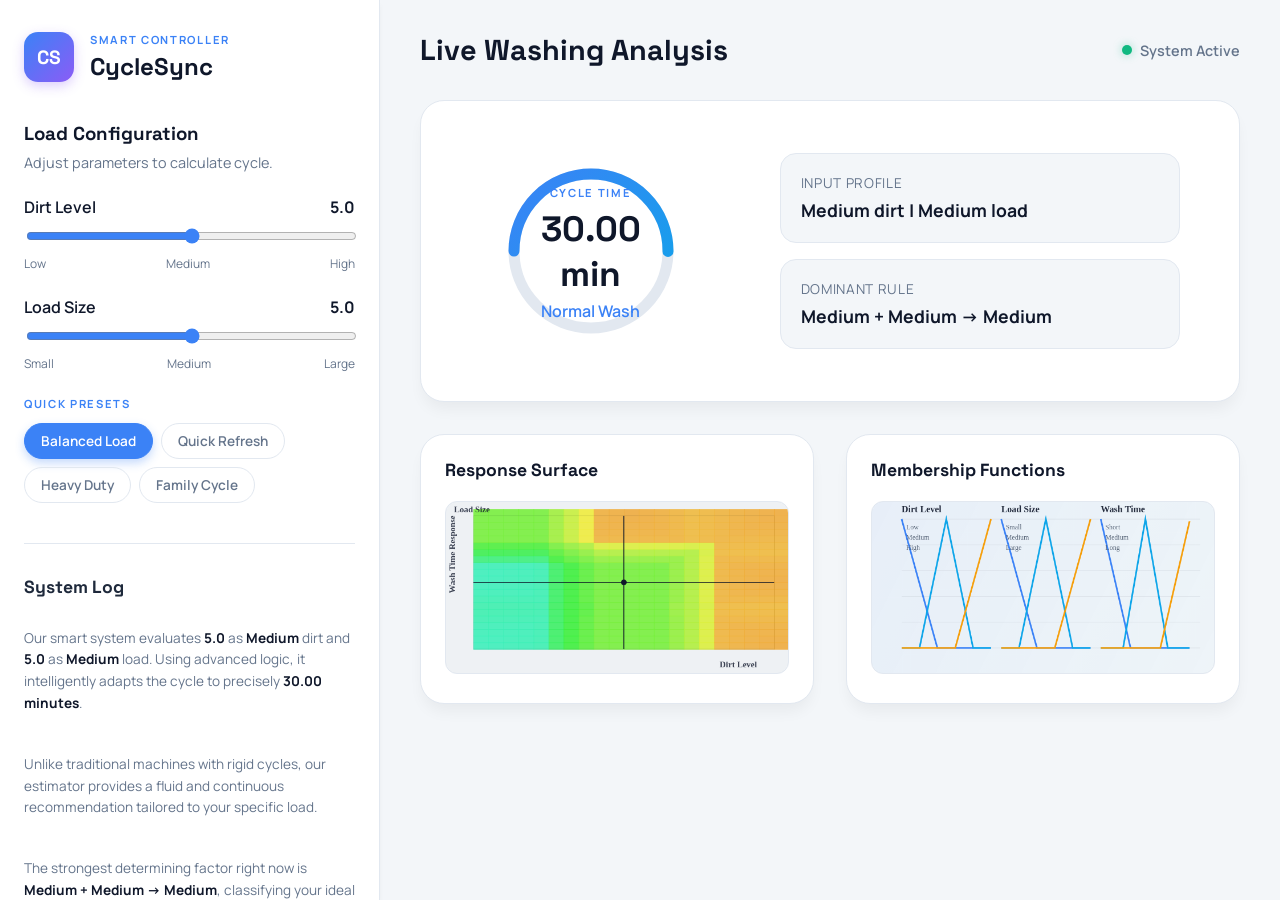
<file: index.html>
<!DOCTYPE html>
<html lang="en">
<head>
  <meta charset="UTF-8">
  <meta name="viewport" content="width=device-width, initial-scale=1.0">
  <title>CycleSync | Intelligent Washer Dashboard</title>
  <meta name="description" content="CycleSync dashboard for optimal washing cycle calculations.">
  <link rel="preconnect" href="https://fonts.googleapis.com">
  <link rel="preconnect" href="https://fonts.gstatic.com" crossorigin>
  <link href="https://fonts.googleapis.com/css2?family=Space+Grotesk:wght@400;500;700&family=Manrope:wght@400;500;700;800&display=swap" rel="stylesheet">
  <link rel="stylesheet" href="styles.css">
</head>
<body>
  <div class="app-container">
    <!-- Sidebar / Control Panel -->
    <aside class="sidebar">
      <div class="brand">
        <span class="brand-mark">CS</span>
        <div>
          <p class="eyebrow">Smart Controller</p>
          <h1>CycleSync</h1>
        </div>
      </div>
      
      <div class="control-panel">
        <div class="panel-header">
          <h3>Load Configuration</h3>
          <p>Adjust parameters to calculate cycle.</p>
        </div>

        <label class="slider-block" for="dirtSlider">
          <div class="slider-title">
            <span>Dirt Level</span>
            <strong id="dirtValue">5.0</strong>
          </div>
          <input id="dirtSlider" type="range" min="0" max="10" step="0.1" value="5">
          <div class="slider-scale">
            <span>Low</span><span>Medium</span><span>High</span>
          </div>
        </label>

        <label class="slider-block" for="loadSlider">
          <div class="slider-title">
            <span>Load Size</span>
            <strong id="loadValue">5.0</strong>
          </div>
          <input id="loadSlider" type="range" min="0" max="10" step="0.1" value="5">
          <div class="slider-scale">
            <span>Small</span><span>Medium</span><span>Large</span>
          </div>
        </label>

        <div class="preset-group">
          <p class="eyebrow">Quick Presets</p>
          <div class="preset-buttons">
            <button class="chip is-active" data-dirt="5" data-load="5">Balanced Load</button>
            <button class="chip" data-dirt="2.5" data-load="3">Quick Refresh</button>
            <button class="chip" data-dirt="8" data-load="9">Heavy Duty</button>
            <button class="chip" data-dirt="6.5" data-load="8">Family Cycle</button>
          </div>
        </div>
      </div>

      <div class="system-insight">
        <h3>System Log</h3>
        <div id="systemInsight" class="insight-copy"></div>
      </div>
    </aside>

    <!-- Main Visual Arena -->
    <main class="main-arena">
      <header class="arena-header">
        <h2>Live Washing Analysis</h2>
        <div class="status-indicator">
          <span class="status-dot"></span> System Active
        </div>
      </header>

      <div class="arena-content">
        <!-- Top row: Primary output -->
        <div class="primary-output-card">
          <div class="circular-wrap">
            <svg viewBox="0 0 120 120" class="circular-chart">
              <defs>
                <linearGradient id="gradientRing" x1="0%" y1="0%" x2="100%" y2="100%">
                  <stop offset="0%" stop-color="#3b82f6" />
                  <stop offset="100%" stop-color="#0ea5e9" />
                </linearGradient>
              </defs>
              <path class="circle-bg" d="M18 60 a 42 42 0 1 1 84 0 a 42 42 0 1 1 -84 0" />
              <path class="circle" stroke-dasharray="264, 264" stroke-dashoffset="132" d="M18 60 a 42 42 0 1 1 84 0 a 42 42 0 1 1 -84 0" id="timeRing" />
            </svg>
            <div class="circular-readout">
              <span class="eyebrow">Cycle Time</span>
              <strong id="washTime">30.00 min</strong>
              <p id="cycleName">Normal Wash</p>
            </div>
          </div>
          <div class="output-stats">
            <div class="stat-tile">
              <span>Input Profile</span>
              <strong id="inputProfile">Medium dirt | Medium load</strong>
            </div>
            <div class="stat-tile">
              <span>Dominant Rule</span>
              <strong id="dominantRule">Medium + Medium -> Medium</strong>
            </div>
          </div>
        </div>

        <!-- Bottom row: Charts -->
        <div class="charts-grid">
          <div class="chart-container">
            <h3>Response Surface</h3>
            <canvas id="surfaceCanvas" width="600" height="300"></canvas>
          </div>
          <div class="chart-container">
            <h3>Membership Functions</h3>
            <canvas id="membershipCanvas" width="600" height="300"></canvas>
          </div>
        </div>
      </div>
    </main>
  </div>
  <script src="script.js"></script>
</body>
</html>
</file>
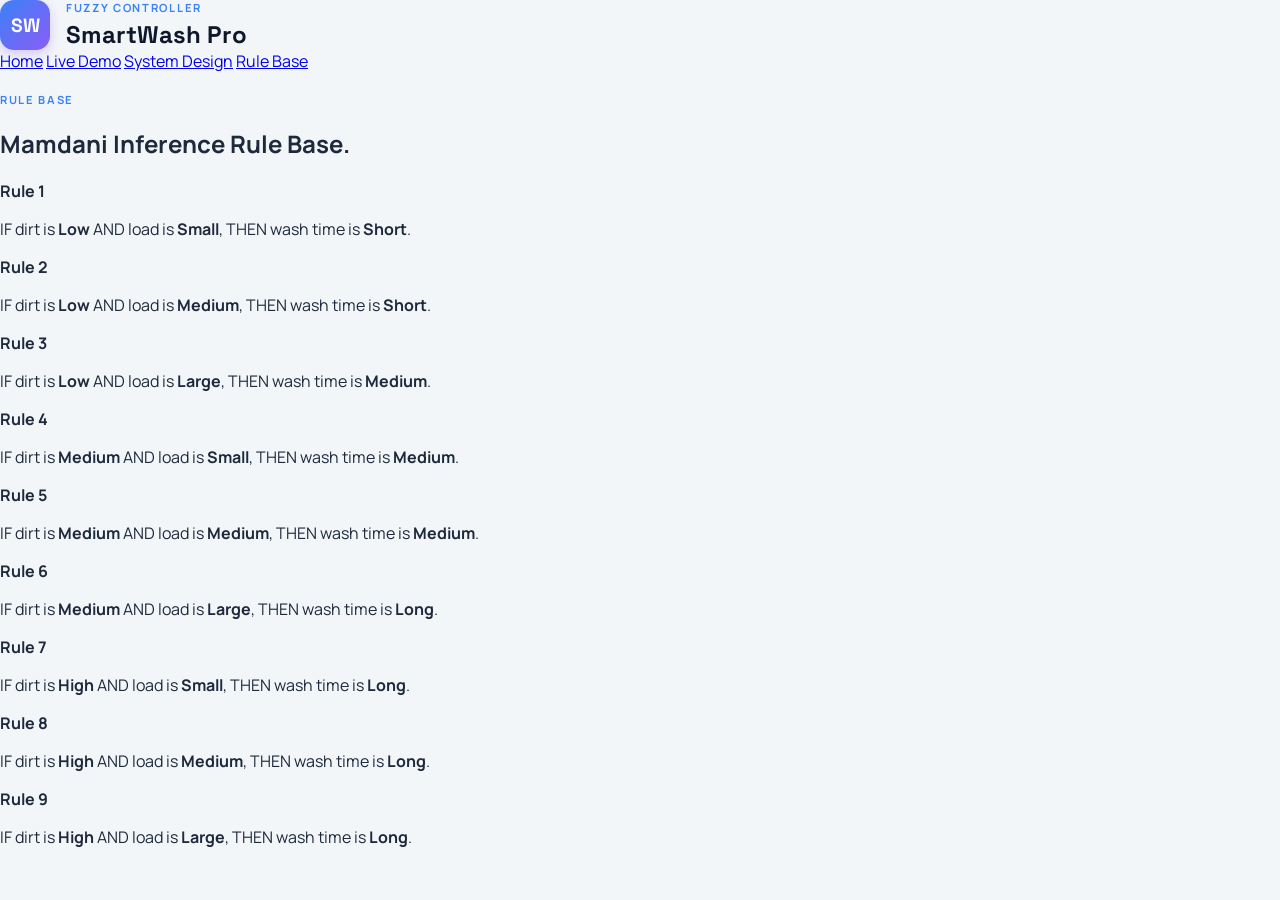
<file: rules.html>
<!DOCTYPE html>
<html lang="en">
<head>
  <meta charset="UTF-8">
  <meta name="viewport" content="width=device-width, initial-scale=1.0">
  <title>SmartWash Pro | Rule Base</title>
  <meta name="description" content="Mamdani inference rule base for the SmartWash Pro fuzzy logic controller.">
  <link rel="preconnect" href="https://fonts.googleapis.com">
  <link rel="preconnect" href="https://fonts.gstatic.com" crossorigin>
  <link href="https://fonts.googleapis.com/css2?family=Space+Grotesk:wght@400;500;700&family=Manrope:wght@400;500;700;800&display=swap" rel="stylesheet">
  <link rel="stylesheet" href="styles.css">
</head>
<body>
  <div class="page-shell">
    <header class="hero" style="padding-bottom: 20px; min-height: auto;">
      <nav class="topbar">
        <div class="brand">
          <span class="brand-mark">SW</span>
          <div>
            <p class="eyebrow">Fuzzy Controller</p>
            <h1>SmartWash Pro</h1>
          </div>
        </div>
        <div class="topbar-links">
          <a href="index.html">Home</a>
          <a href="demo.html">Live Demo</a>
          <a href="index.html#system">System Design</a>
          <a href="rules.html">Rule Base</a>
        </div>
      </nav>
    </header>

    <main>
      <section id="rules" class="section" style="padding-top: 0;">
        <div class="section-heading">
          <p class="eyebrow">Rule Base</p>
          <h2>Mamdani Inference Rule Base.</h2>
        </div>

        <div id="ruleList" class="rules-grid"></div>
      </section>
    </main>
  </div>

  <script src="script.js"></script>
</body>
</html>
</file>
<file: styles.css>
:root {
  --bg: #f3f6f9;
  --bg-soft: #ffffff;
  --sidebar-bg: #ffffff;
  --text: #1e293b;
  --text-soft: #64748b;
  --text-dark: #0f172a;
  --line: #e2e8f0;
  --accent: #3b82f6;
  --accent-2: #0ea5e9;
  --accent-3: #8b5cf6;
  --shadow-sm: 0 4px 6px -1px rgba(0, 0, 0, 0.05);
  --shadow-md: 0 10px 15px -3px rgba(0, 0, 0, 0.05);
  --shadow-lg: 0 20px 25px -5px rgba(0, 0, 0, 0.05);
  --radius-lg: 24px;
  --radius-md: 16px;
  --radius-sm: 12px;
}

* { box-sizing: border-box; }

body {
  margin: 0;
  font-family: "Manrope", sans-serif;
  color: var(--text);
  background-color: var(--bg);
  height: 100vh;
  overflow: hidden; /* Dashboard style */
}

.app-container {
  display: grid;
  grid-template-columns: 380px 1fr;
  height: 100vh;
}

/* Sidebar Styling */
.sidebar {
  background-color: var(--sidebar-bg);
  border-right: 1px solid var(--line);
  padding: 32px 24px;
  display: flex;
  flex-direction: column;
  gap: 40px;
  overflow-y: auto;
  box-shadow: var(--shadow-sm);
  z-index: 10;
}

.brand {
  display: flex;
  align-items: center;
  gap: 16px;
}
.brand-mark {
  display: grid;
  place-items: center;
  width: 50px;
  height: 50px;
  border-radius: 14px;
  font-family: "Space Grotesk", sans-serif;
  font-weight: 700;
  font-size: 1.2rem;
  background: linear-gradient(135deg, var(--accent), var(--accent-3));
  color: #fff;
  box-shadow: 0 4px 12px rgba(139, 92, 246, 0.3);
}
.brand h1 { margin: 0; font-family: "Space Grotesk", sans-serif; font-size: 1.5rem; color: var(--text-dark); }
.eyebrow { margin: 0 0 4px; text-transform: uppercase; letter-spacing: 0.15em; font-size: 0.7rem; color: var(--accent); font-weight: 700; }

.panel-header h3 { margin: 0 0 8px; font-family: "Space Grotesk", sans-serif; color: var(--text-dark); }
.panel-header p { margin: 0 0 24px; color: var(--text-soft); font-size: 0.9rem; }

.slider-block { display: block; margin-bottom: 24px; }
.slider-title { display: flex; justify-content: space-between; margin-bottom: 8px; font-weight: 600; color: var(--text-dark); }
input[type="range"] { width: 100%; accent-color: var(--accent); cursor: pointer; }
.slider-scale { display: flex; justify-content: space-between; margin-top: 6px; font-size: 0.75rem; color: var(--text-soft); }

.preset-group .eyebrow { margin-bottom: 12px; display: block; }
.preset-buttons { display: flex; flex-wrap: wrap; gap: 8px; }
.chip { 
  padding: 8px 16px; 
  border-radius: 999px; 
  border: 1px solid var(--line); 
  background: transparent; 
  color: var(--text-soft); 
  font: inherit; 
  font-size: 0.85rem; 
  font-weight: 600; 
  cursor: pointer; 
  transition: all 0.2s ease; 
}
.chip:hover { border-color: var(--accent); color: var(--text-dark); }
.chip.is-active { background: var(--accent); color: #fff; border-color: var(--accent); box-shadow: 0 4px 10px rgba(59, 130, 246, 0.3); }

.system-insight { margin-top: auto; padding-top: 32px; border-top: 1px solid var(--line); }
.system-insight h3 { font-family: "Space Grotesk", sans-serif; margin: 0 0 16px; font-size: 1.1rem; }
.insight-copy { font-size: 0.85rem; line-height: 1.6; color: var(--text-soft); display: grid; gap: 12px; }
.insight-copy b { color: var(--text-dark); }

/* Main Arena Styling */
.main-arena {
  padding: 32px 40px;
  display: flex;
  flex-direction: column;
  overflow-y: auto;
}
.arena-header { display: flex; justify-content: space-between; align-items: center; margin-bottom: 32px; }
.arena-header h2 { margin: 0; font-family: "Space Grotesk", sans-serif; font-size: 1.8rem; color: var(--text-dark); }
.status-indicator { display: flex; align-items: center; gap: 8px; font-weight: 600; color: var(--text-soft); font-size: 0.9rem; }
.status-dot { width: 10px; height: 10px; border-radius: 50%; background: #10b981; box-shadow: 0 0 10px rgba(16, 185, 129, 0.4); animation: pulse 2s infinite; }
@keyframes pulse { 0% { opacity: 1; } 50% { opacity: 0.5; } 100% { opacity: 1; } }

.arena-content { display: flex; flex-direction: column; gap: 32px; max-width: 1200px; }

/* Primary Output Card */
.primary-output-card {
  background: var(--bg-soft);
  border-radius: var(--radius-lg);
  padding: 40px;
  box-shadow: var(--shadow-md);
  border: 1px solid var(--line);
  display: flex;
  align-items: center;
  justify-content: space-around;
  gap: 40px;
}

.circular-wrap { position: relative; width: 220px; }
.circular-chart { display: block; width: 100%; height: auto; }
.circle-bg { fill: none; stroke: var(--line); stroke-width: 6; }
.circle { fill: none; stroke-width: 6; stroke-linecap: round; stroke: url(#gradientRing); transition: stroke-dashoffset 0.8s cubic-bezier(0.4, 0, 0.2, 1); }
.circular-readout { position: absolute; top: 50%; left: 50%; transform: translate(-50%, -50%); text-align: center; }
.circular-readout strong { display: block; margin: 4px 0; font-size: 2.2rem; font-family: "Space Grotesk", sans-serif; color: var(--text-dark); }
.circular-readout p { margin: 0; font-weight: 600; color: var(--accent); }

.output-stats { display: flex; flex-direction: column; gap: 16px; flex: 1; max-width: 400px; }
.stat-tile { background: var(--bg); padding: 20px; border-radius: var(--radius-md); border: 1px solid var(--line); }
.stat-tile span { display: block; font-size: 0.85rem; color: var(--text-soft); text-transform: uppercase; letter-spacing: 0.05em; margin-bottom: 6px; }
.stat-tile strong { font-size: 1.1rem; color: var(--text-dark); }

/* Charts Grid */
.charts-grid { display: grid; grid-template-columns: 1fr 1fr; gap: 32px; }
.chart-container { background: var(--bg-soft); border-radius: var(--radius-lg); padding: 24px; box-shadow: var(--shadow-md); border: 1px solid var(--line); }
.chart-container h3 { margin: 0 0 20px; font-family: "Space Grotesk", sans-serif; font-size: 1.1rem; color: var(--text-dark); }
.chart-container canvas { width: 100%; height: auto; background: var(--bg); border-radius: var(--radius-sm); border: 1px solid var(--line); }

@media (max-width: 1024px) {
  .app-container { grid-template-columns: 1fr; overflow-y: auto; height: auto; }
  body { overflow: auto; }
  .sidebar { border-right: none; border-bottom: 1px solid var(--line); padding: 24px; }
  .charts-grid { grid-template-columns: 1fr; }
  .primary-output-card { flex-direction: column; text-align: center; }
  .output-stats { max-width: 100%; width: 100%; }
}
</file>
